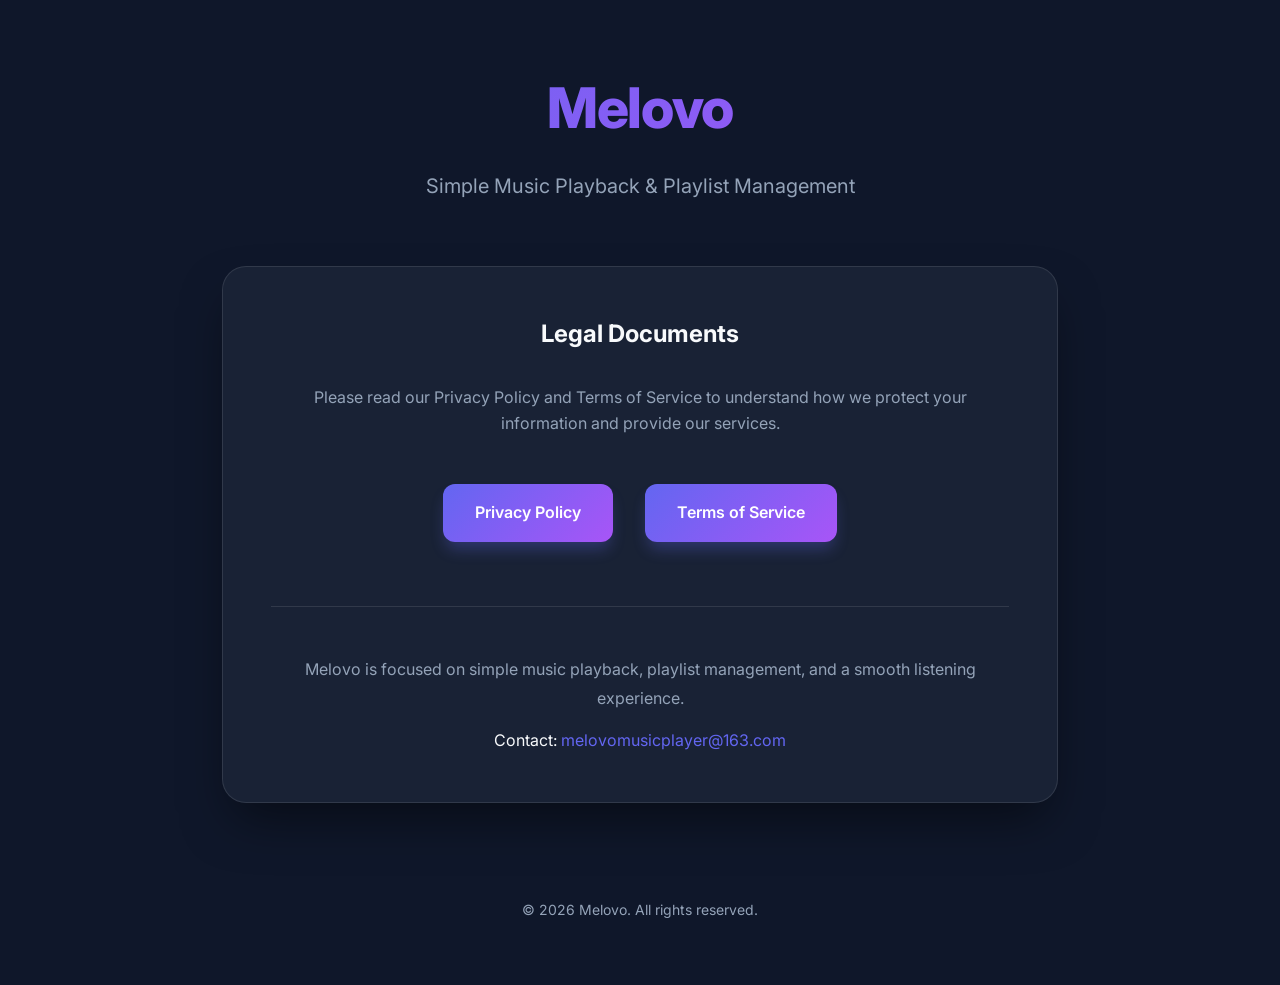
<file: mivo/index.html>
<!DOCTYPE html>
<html lang="en">

<head>
    <meta charset="UTF-8">
    <meta name="viewport" content="width=device-width, initial-scale=1.0">
    <title>Melovo - Legal Documents</title>
    <meta name="description" content="Privacy Policy and Terms of Service for Melovo app.">
    <link rel="stylesheet" href="style.css">
    <link rel="preconnect" href="https://fonts.googleapis.com">
    <link rel="preconnect" href="https://fonts.gstatic.com" crossorigin>
    <link href="https://fonts.googleapis.com/css2?family=Inter:wght@400;600;800&display=swap" rel="stylesheet">
</head>

<body>
    <div class="container">
        <header>
            <h1>Melovo</h1>
            <p class="subtitle">Simple Music Playback & Playlist Management</p>
        </header>

        <main class="content-card">
            <div style="text-align: center;">
                <h2 style="margin-bottom: 2rem;">Legal Documents</h2>

                <p style="margin-bottom: 3rem; color: var(--text-secondary);">Please read our Privacy Policy and Terms
                    of Service to understand how we protect your information and provide our services.</p>

                <div class="nav-links">
                    <a href="privacy.html" class="btn btn-primary">Privacy Policy</a>
                    <a href="terms.html" class="btn btn-primary">Terms of Service</a>
                </div>

                <div style="margin-top: 4rem; padding-top: 3rem; border-top: 1px solid var(--glass-border);">
                    <p style="margin-bottom: 1rem; color: var(--text-secondary); line-height: 1.8;">
                        Melovo is focused on simple music playback, playlist management, and a smooth listening
                        experience.
                    </p>
                    <p style="color: var(--text-primary);">
                        Contact: <a href="mailto:melovomusicplayer@163.com" style="color: var(--primary-color); text-decoration: none;">melovomusicplayer@163.com</a>
                    </p>
                </div>
            </div>
        </main>

        <footer>
            <p>&copy; 2026 Melovo. All rights reserved.</p>
        </footer>
    </div>
</body>

</html>
</file>
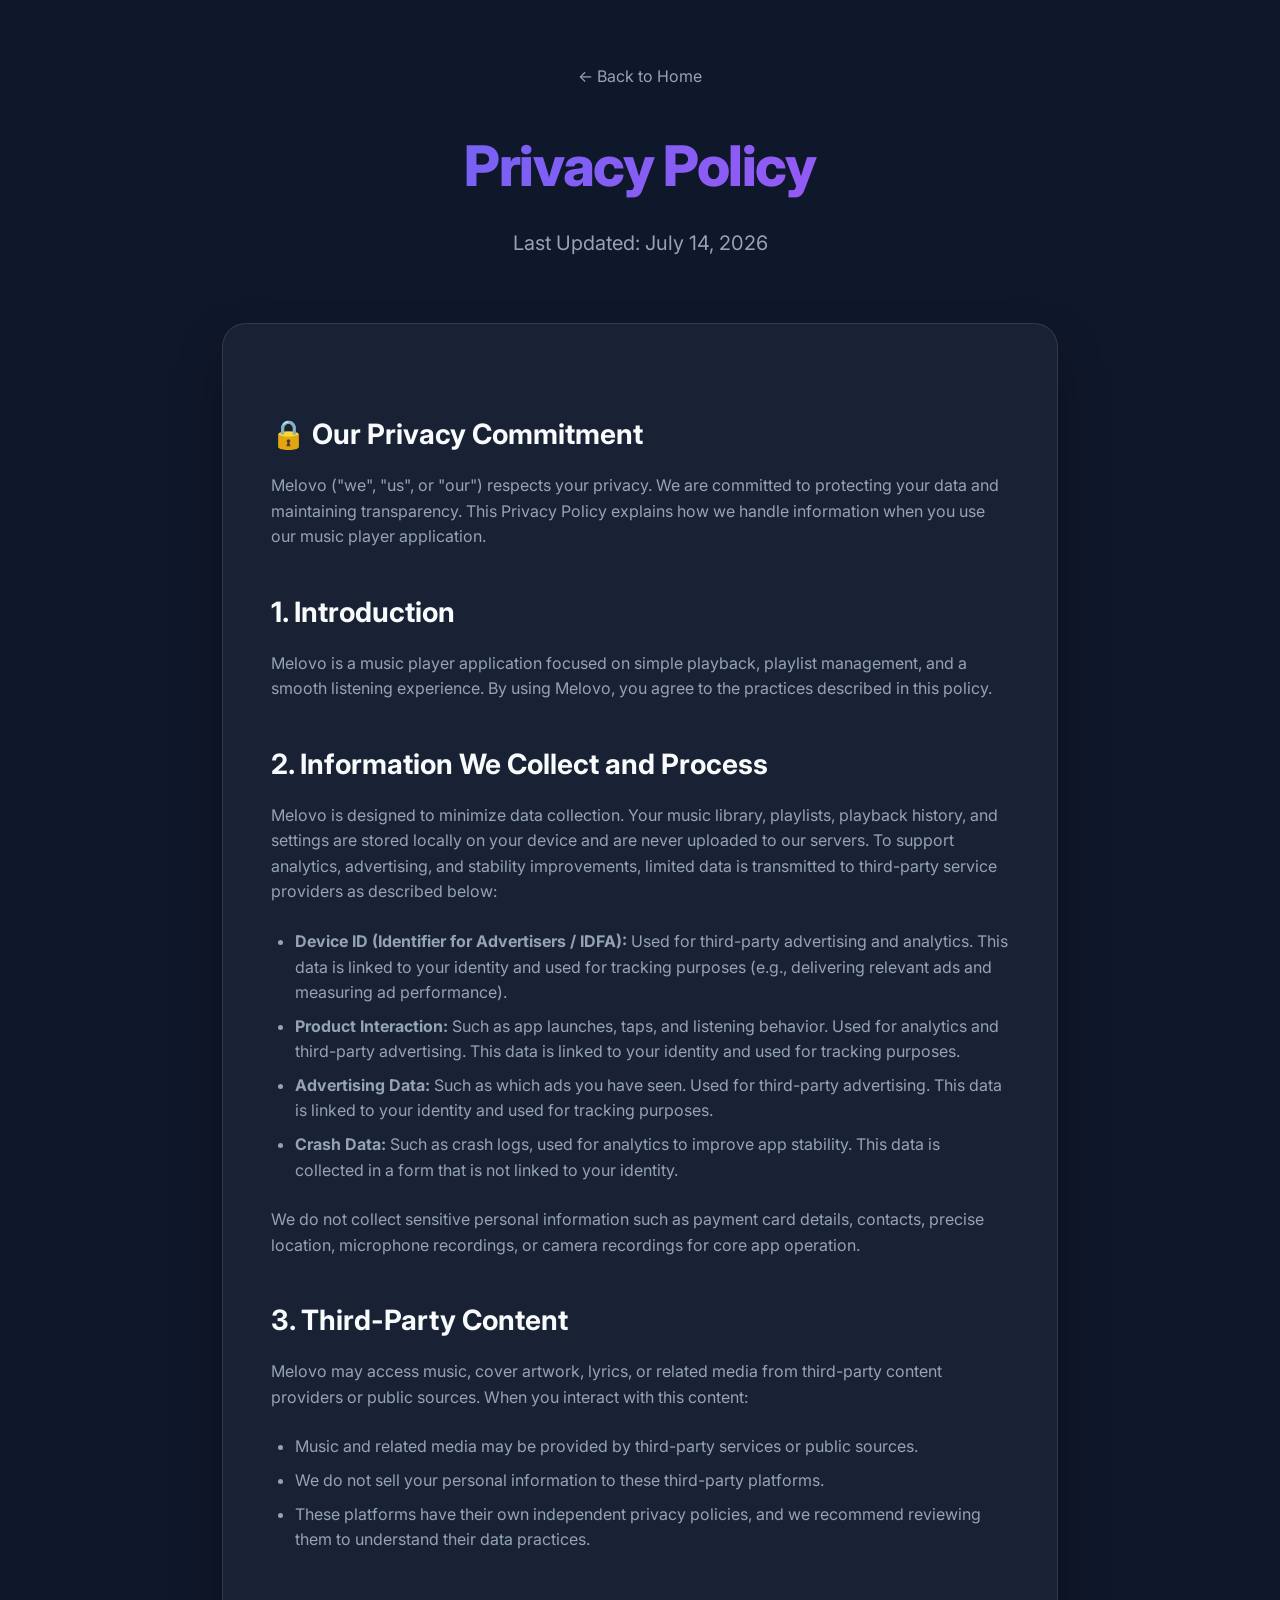
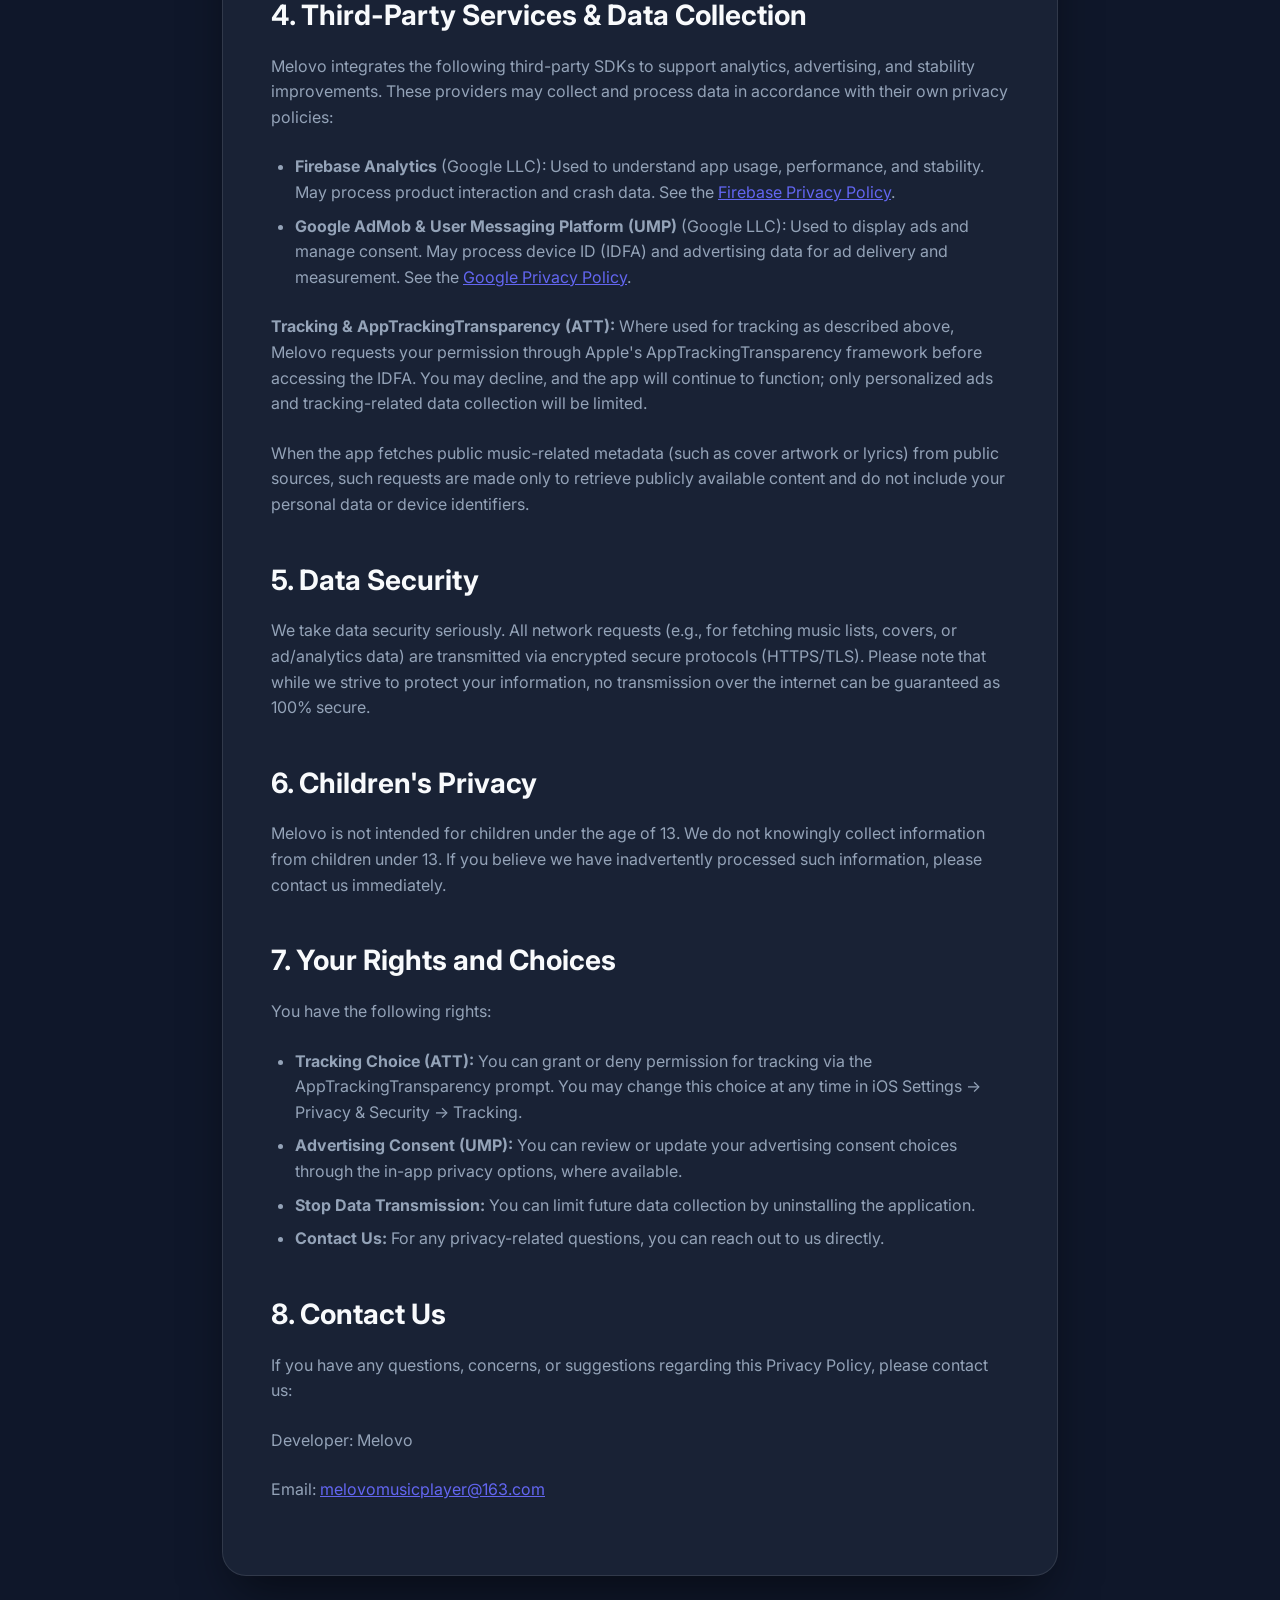
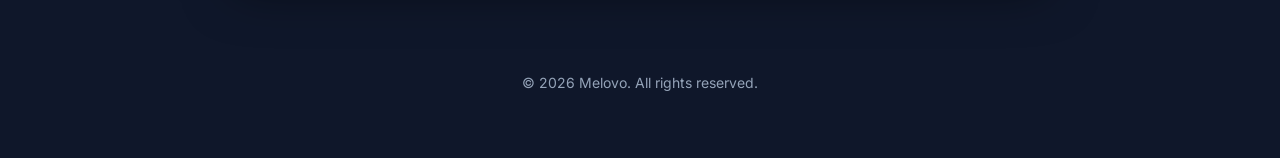
<file: mivo/privacy.html>
<!DOCTYPE html>
<html lang="en">

<head>
    <meta charset="UTF-8">
    <meta name="viewport" content="width=device-width, initial-scale=1.0">
    <title>Privacy Policy - Melovo</title>
    <link rel="stylesheet" href="style.css">
    <link rel="preconnect" href="https://fonts.googleapis.com">
    <link rel="preconnect" href="https://fonts.gstatic.com" crossorigin>
    <link href="https://fonts.googleapis.com/css2?family=Inter:wght@400;600;800&display=swap" rel="stylesheet">
</head>

<body>
    <div class="container">
        <header>
            <a href="index.html"
                style="text-decoration: none; color: var(--text-secondary); margin-bottom: 2rem; display: inline-block;">←
                Back to Home</a>
            <h1>Privacy Policy</h1>
            <p class="subtitle">Last Updated: July 14, 2026</p>
        </header>

        <main class="content-card policy-content">
            <section>
                <h2>🔒 Our Privacy Commitment</h2>
                <p>Melovo ("we", "us", or "our") respects your privacy. We are committed to protecting your data and
                    maintaining transparency. This Privacy Policy explains how we handle information when you use our
                    music player application.</p>
            </section>

            <section>
                <h2>1. Introduction</h2>
                <p>Melovo is a music player application focused on simple playback, playlist management, and a smooth
                    listening experience. By using Melovo, you agree to the practices described in this policy.</p>
            </section>

            <section>
                <h2>2. Information We Collect and Process</h2>
                <p>Melovo is designed to minimize data collection. Your music library, playlists, playback history, and
                    settings are stored locally on your device and are never uploaded to our servers. To support
                    analytics, advertising, and stability improvements, limited data is transmitted to third-party
                    service providers as described below:</p>
                <ul>
                    <li><strong>Device ID (Identifier for Advertisers / IDFA):</strong> Used for third-party advertising
                        and analytics. This data is linked to your identity and used for tracking purposes (e.g.,
                        delivering relevant ads and measuring ad performance).</li>
                    <li><strong>Product Interaction:</strong> Such as app launches, taps, and listening behavior. Used
                        for analytics and third-party advertising. This data is linked to your identity and used for
                        tracking purposes.</li>
                    <li><strong>Advertising Data:</strong> Such as which ads you have seen. Used for third-party
                        advertising. This data is linked to your identity and used for tracking purposes.</li>
                    <li><strong>Crash Data:</strong> Such as crash logs, used for analytics to improve app stability.
                        This data is collected in a form that is not linked to your identity.</li>
                </ul>
                <p>We do not collect sensitive personal information such as payment card details, contacts, precise
                    location, microphone recordings, or camera recordings for core app operation.</p>
            </section>

            <section>
                <h2>3. Third-Party Content</h2>
                <p>Melovo may access music, cover artwork, lyrics, or related media from third-party content providers or
                    public sources. When you interact
                    with this content:</p>
                <ul>
                    <li>Music and related media may be provided by third-party services or public sources.</li>
                    <li>We do not sell your personal information to these third-party platforms.</li>
                    <li>These platforms have their own independent privacy policies, and we recommend reviewing them to
                        understand their data practices.</li>
                </ul>
            </section>

            <section>
                <h2>4. Third-Party Services & Data Collection</h2>
                <p>Melovo integrates the following third-party SDKs to support analytics, advertising, and stability
                    improvements. These providers may collect and process data in accordance with their own privacy
                    policies:</p>
                <ul>
                    <li><strong>Firebase Analytics</strong> (Google LLC): Used to understand app usage, performance, and
                        stability. May process product interaction and crash data. See the
                        <a href="https://firebase.google.com/support/privacy" style="color: var(--primary-color);">Firebase Privacy Policy</a>.</li>
                    <li><strong>Google AdMob &amp; User Messaging Platform (UMP)</strong> (Google LLC): Used to display
                        ads and manage consent. May process device ID (IDFA) and advertising data for ad delivery and
                        measurement. See the
                        <a href="https://policies.google.com/privacy" style="color: var(--primary-color);">Google Privacy Policy</a>.</li>
                </ul>
                <p><strong>Tracking &amp; AppTrackingTransparency (ATT):</strong> Where used for tracking as described
                    above, Melovo requests your permission through Apple's AppTrackingTransparency framework before
                    accessing the IDFA. You may decline, and the app will continue to function; only personalized ads
                    and tracking-related data collection will be limited.</p>
                <p>When the app fetches public music-related metadata (such as cover artwork or lyrics) from public
                    sources, such requests are made only to retrieve publicly available content and do not include your
                    personal data or device identifiers.</p>
            </section>

            <section>
                <h2>5. Data Security</h2>
                <p>We take data security seriously. All network requests (e.g., for fetching music lists, covers, or
                    ad/analytics data) are transmitted via encrypted secure protocols (HTTPS/TLS). Please note that
                    while we strive to protect your information, no transmission over the internet can be guaranteed as
                    100% secure.</p>
            </section>

            <section>
                <h2>6. Children's Privacy</h2>
                <p>Melovo is not intended for children under the age of 13. We do not knowingly collect information
                    from children under 13. If you believe we have inadvertently processed such information, please
                    contact us immediately.</p>
            </section>

            <section>
                <h2>7. Your Rights and Choices</h2>
                <p>You have the following rights:</p>
                <ul>
                    <li><strong>Tracking Choice (ATT):</strong> You can grant or deny permission for tracking via the
                        AppTrackingTransparency prompt. You may change this choice at any time in iOS Settings → Privacy
                        &amp; Security → Tracking.</li>
                    <li><strong>Advertising Consent (UMP):</strong> You can review or update your advertising consent
                        choices through the in-app privacy options, where available.</li>
                    <li><strong>Stop Data Transmission:</strong> You can limit future data collection by uninstalling
                        the application.</li>
                    <li><strong>Contact Us:</strong> For any privacy-related questions, you can reach out to us
                        directly.</li>
                </ul>
            </section>

            <section>
                <h2>8. Contact Us</h2>
                <p>If you have any questions, concerns, or suggestions regarding this Privacy Policy, please contact us:
                </p>
                <p>Developer: Melovo</p>
                <p>Email: <a href="mailto:melovomusicplayer@163.com" style="color: var(--primary-color);">melovomusicplayer@163.com</a></p>
            </section>
        </main>

        <footer>
            <p>&copy; 2026 Melovo. All rights reserved.</p>
        </footer>
    </div>
</body>

</html>
</file>
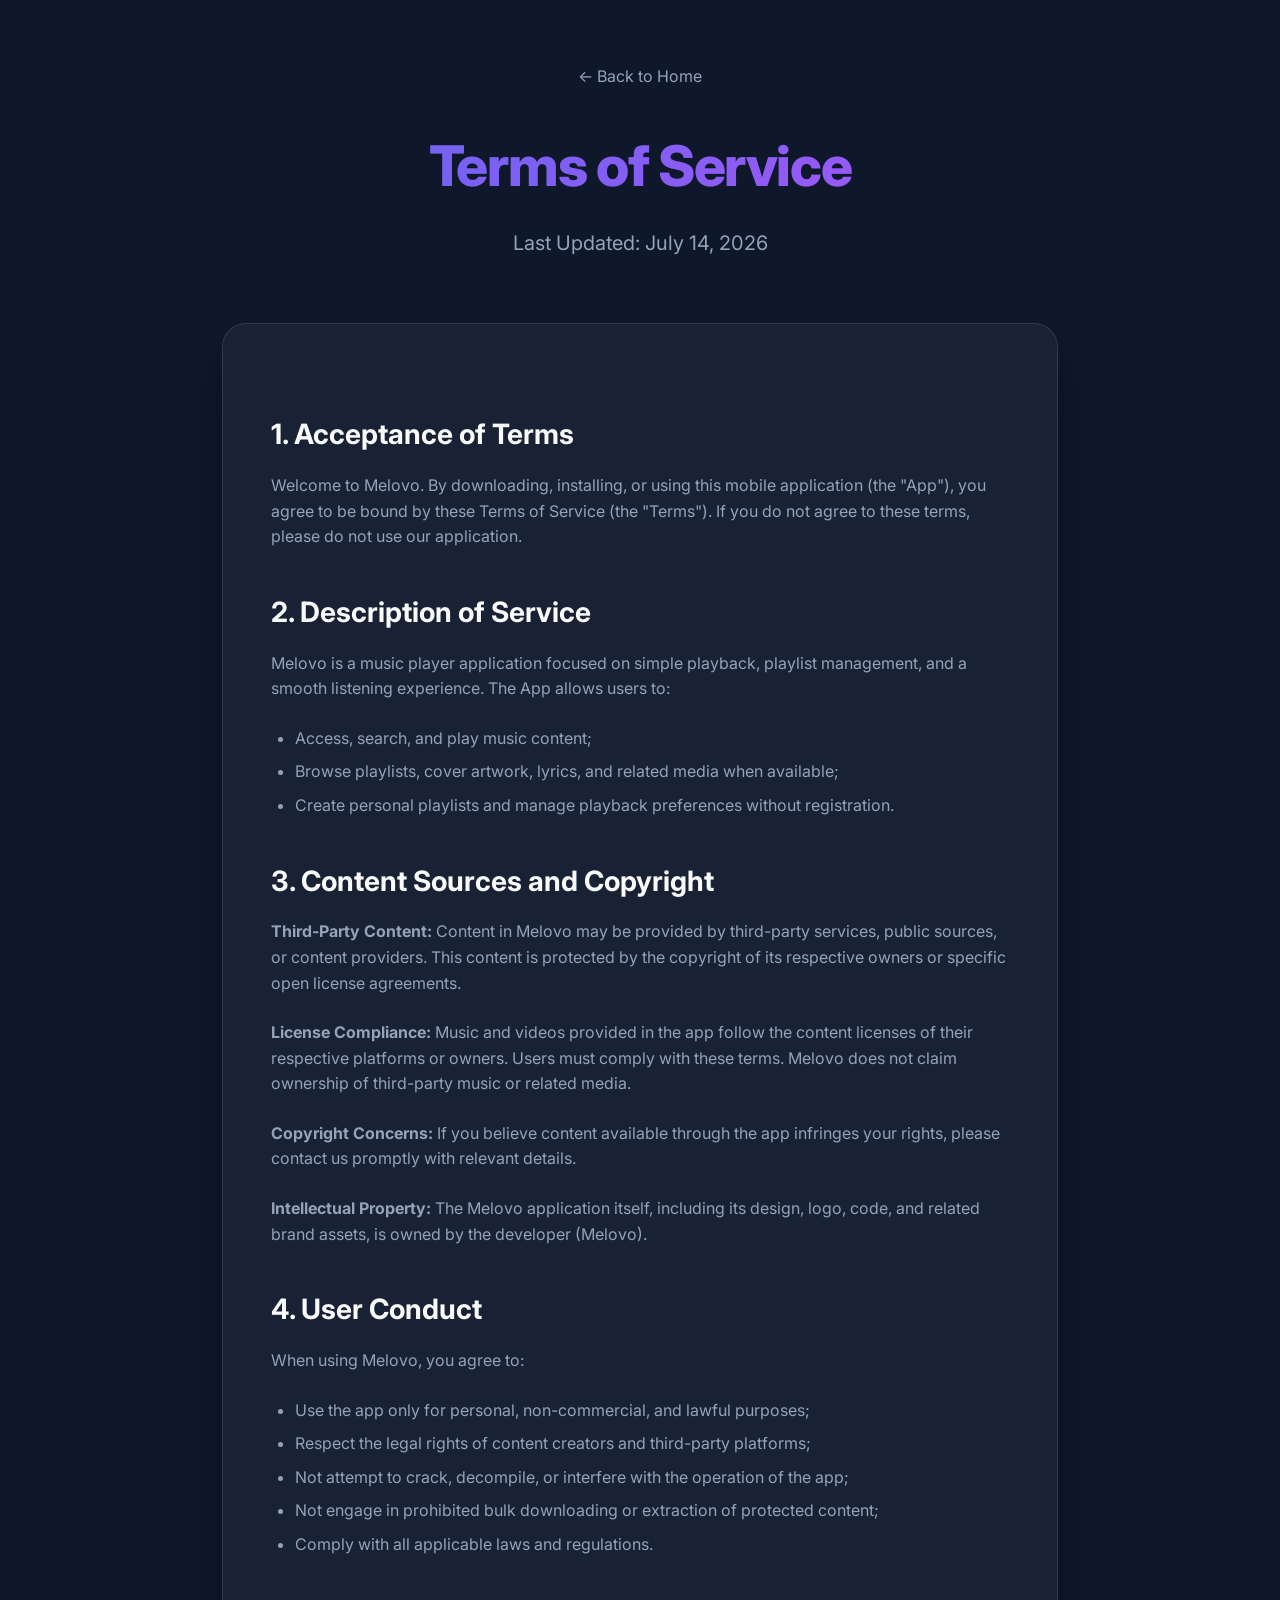
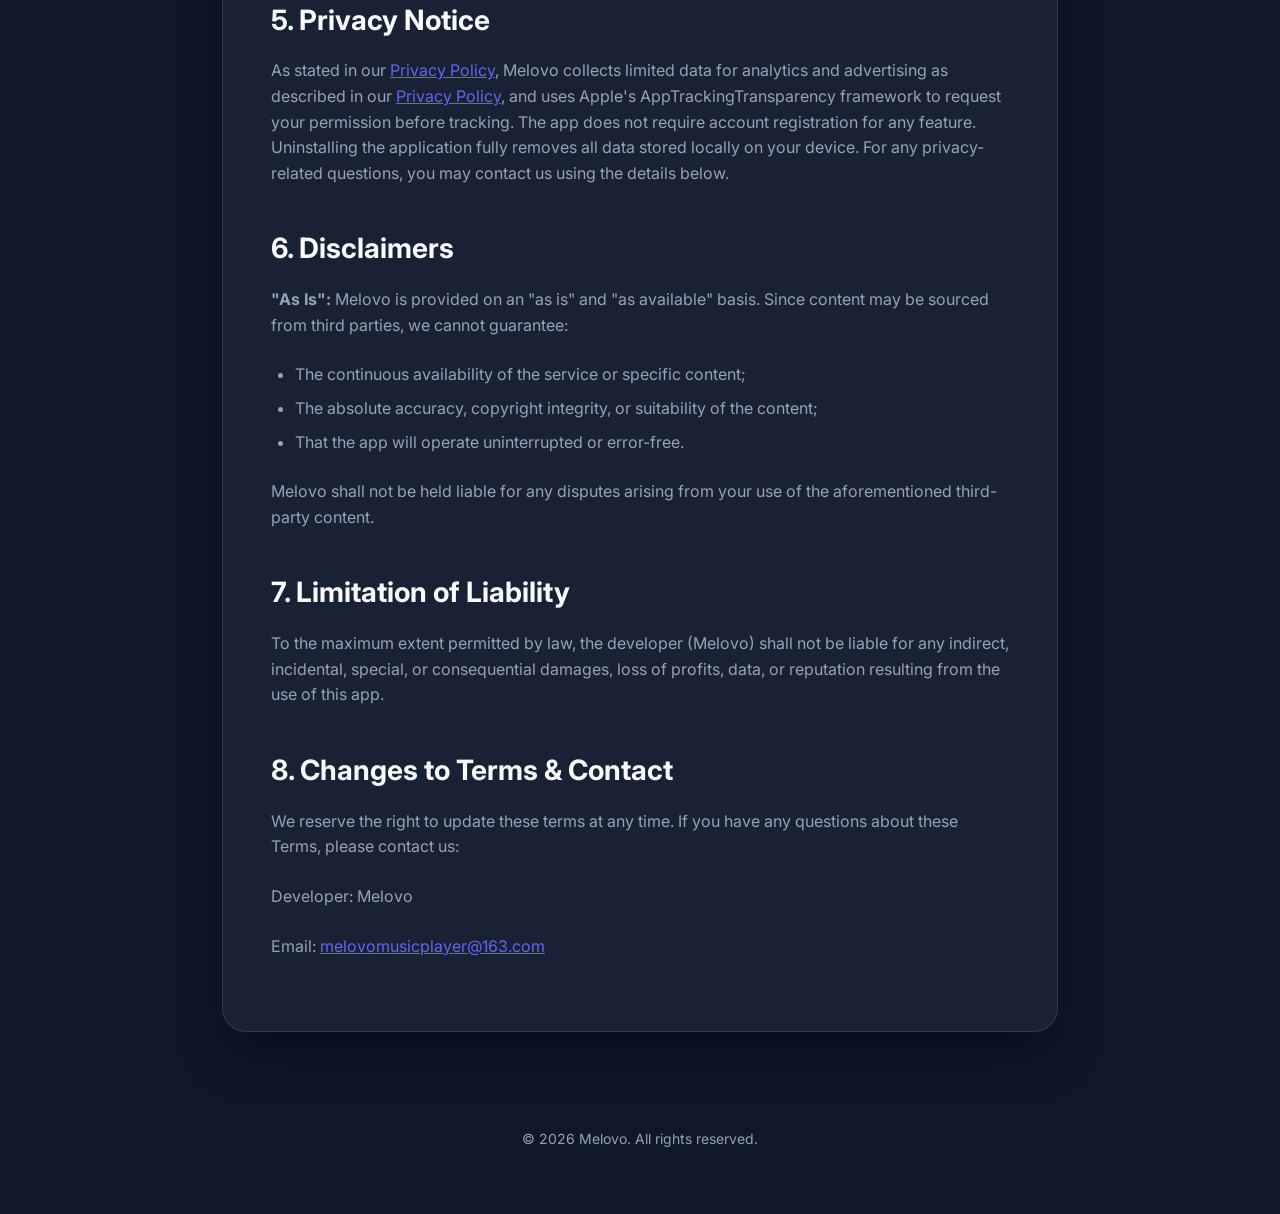
<file: mivo/terms.html>
<!DOCTYPE html>
<html lang="en">

<head>
    <meta charset="UTF-8">
    <meta name="viewport" content="width=device-width, initial-scale=1.0">
    <title>Terms of Service - Melovo</title>
    <link rel="stylesheet" href="style.css">
    <link rel="preconnect" href="https://fonts.googleapis.com">
    <link rel="preconnect" href="https://fonts.gstatic.com" crossorigin>
    <link href="https://fonts.googleapis.com/css2?family=Inter:wght@400;600;800&display=swap" rel="stylesheet">
</head>

<body>
    <div class="container">
        <header>
            <a href="index.html"
                style="text-decoration: none; color: var(--text-secondary); margin-bottom: 2rem; display: inline-block;">←
                Back to Home</a>
            <h1>Terms of Service</h1>
            <p class="subtitle">Last Updated: July 14, 2026</p>
        </header>

        <main class="content-card policy-content">
            <section>
                <h2>1. Acceptance of Terms</h2>
                <p>Welcome to Melovo. By downloading, installing, or using this mobile application (the "App"), you
                    agree to be bound by these Terms of Service (the "Terms"). If you do not agree to these terms,
                    please do not use our application.</p>
            </section>

            <section>
                <h2>2. Description of Service</h2>
                <p>Melovo is a music player application focused on simple playback, playlist management, and a smooth
                    listening experience. The App allows
                    users to:</p>
                <ul>
                    <li>Access, search, and play music content;</li>
                    <li>Browse playlists, cover artwork, lyrics, and related media when available;</li>
                    <li>Create personal playlists and manage playback preferences without registration.</li>
                </ul>
            </section>

            <section>
                <h2>3. Content Sources and Copyright</h2>
                <p><strong>Third-Party Content:</strong> Content in Melovo may be provided by third-party
                    services, public sources, or content providers. This content is protected by the copyright of its respective
                    owners or specific open license agreements.</p>
                <p><strong>License Compliance:</strong> Music and videos provided in the app follow the content licenses
                    of their respective platforms or owners. Users must comply with these terms. Melovo does not claim
                    ownership of third-party music or related media.</p>
                <p><strong>Copyright Concerns:</strong> If you believe content available through the app infringes your
                    rights, please contact us promptly with relevant details.</p>
                <p><strong>Intellectual Property:</strong> The Melovo application itself, including its design, logo,
                    code, and related brand assets, is owned by the developer (Melovo).</p>
            </section>

            <section>
                <h2>4. User Conduct</h2>
                <p>When using Melovo, you agree to:</p>
                <ul>
                    <li>Use the app only for personal, non-commercial, and lawful purposes;</li>
                    <li>Respect the legal rights of content creators and third-party platforms;</li>
                    <li>Not attempt to crack, decompile, or interfere with the operation of the app;</li>
                    <li>Not engage in prohibited bulk downloading or extraction of protected content;</li>
                    <li>Comply with all applicable laws and regulations.</li>
                </ul>
            </section>

            <section>
                <h2>5. Privacy Notice</h2>
                <p>As stated in our <a href="privacy.html" style="color: var(--primary-color);">Privacy Policy</a>,
                    Melovo collects limited data for analytics and advertising as described in our
                    <a href="privacy.html" style="color: var(--primary-color);">Privacy Policy</a>, and uses Apple's
                    AppTrackingTransparency framework to request your permission before tracking. The app does not
                    require account registration for any feature. Uninstalling the application fully removes all data
                    stored locally on your device. For any privacy-related questions, you may contact us using the
                    details below.</p>
            </section>

            <section>
                <h2>6. Disclaimers</h2>
                <p><strong>"As Is":</strong> Melovo is provided on an "as is" and "as available" basis. Since content
                    may be sourced from third parties, we cannot guarantee:</p>
                <ul>
                    <li>The continuous availability of the service or specific content;</li>
                    <li>The absolute accuracy, copyright integrity, or suitability of the content;</li>
                    <li>That the app will operate uninterrupted or error-free.</li>
                </ul>
                <p>Melovo shall not be held liable for any disputes arising from your use of the aforementioned
                    third-party content.</p>
            </section>

            <section>
                <h2>7. Limitation of Liability</h2>
                <p>To the maximum extent permitted by law, the developer (Melovo) shall not be liable for any indirect,
                    incidental, special, or consequential damages, loss of profits, data, or reputation resulting from
                    the use of this app.</p>
            </section>

            <section>
                <h2>8. Changes to Terms & Contact</h2>
                <p>We reserve the right to update these terms at any time. If you have any questions about these Terms,
                    please contact us:</p>
                <p>Developer: Melovo</p>
                <p>Email: <a href="mailto:melovomusicplayer@163.com" style="color: var(--primary-color);">melovomusicplayer@163.com</a></p>
            </section>
        </main>

        <footer>
            <p>&copy; 2026 Melovo. All rights reserved.</p>
        </footer>
    </div>
</body>

</html>
</file>
<file: mivo/style.css>
:root {
    --primary-color: #6366f1;
    --primary-hover: #4f46e5;
    --bg-color: #0f172a;
    --card-bg: #1e293b;
    --text-primary: #f8fafc;
    --text-secondary: #94a3b8;
    --accent-gradient: linear-gradient(135deg, #6366f1 0%, #a855f7 100%);
    --glass-bg: rgba(30, 41, 59, 0.7);
    --glass-border: rgba(255, 255, 255, 0.1);
}

* {
    margin: 0;
    padding: 0;
    box-sizing: border-box;
}

body {
    font-family: 'Inter', -apple-system, BlinkMacSystemFont, "Segoe UI", Roboto, sans-serif;
    background-color: var(--bg-color);
    color: var(--text-primary);
    line-height: 1.6;
    overflow-x: hidden;
}

.container {
    max-width: 900px;
    margin: 0 auto;
    padding: 4rem 2rem;
}

header {
    text-align: center;
    margin-bottom: 4rem;
    animation: fadeInDown 0.8s ease-out;
}

h1 {
    font-size: 3.5rem;
    font-weight: 800;
    background: var(--accent-gradient);
    -webkit-background-clip: text;
    -webkit-text-fill-color: transparent;
    margin-bottom: 1rem;
    letter-spacing: -0.025em;
}

.subtitle {
    font-size: 1.25rem;
    color: var(--text-secondary);
}

.content-card {
    background: var(--glass-bg);
    backdrop-filter: blur(12px);
    border: 1px solid var(--glass-border);
    border-radius: 24px;
    padding: 3rem;
    box-shadow: 0 25px 50px -12px rgba(0, 0, 0, 0.5);
    transition: transform 0.3s ease;
}

.content-card:hover {
    transform: translateY(-5px);
}

.nav-links {
    display: flex;
    flex-wrap: wrap;
    gap: 2rem;
    justify-content: center;
    margin-top: 3rem;
}

.btn {
    display: inline-block;
    padding: 1rem 2rem;
    border-radius: 12px;
    text-decoration: none;
    font-weight: 600;
    transition: all 0.3s cubic-bezier(0.4, 0, 0.2, 1);
}

.btn-primary {
    background: var(--accent-gradient);
    color: white;
    box-shadow: 0 10px 15px -3px rgba(99, 102, 241, 0.3);
}

.btn-primary:hover {
    transform: scale(1.05);
    box-shadow: 0 20px 25px -5px rgba(99, 102, 241, 0.4);
}

.policy-content h2 {
    margin: 2.5rem 0 1rem;
    color: var(--text-primary);
    font-size: 1.75rem;
}

.policy-content p {
    margin-bottom: 1.5rem;
    color: var(--text-secondary);
}

.policy-content ul {
    margin-bottom: 1.5rem;
    padding-left: 1.5rem;
    color: var(--text-secondary);
}

.policy-content li {
    margin-bottom: 0.5rem;
}

.inline-link {
    color: var(--primary-color);
    text-decoration: none;
}

.notice-box {
    margin: 2rem 0;
    padding: 1.25rem 1.5rem;
    border: 1px solid var(--glass-border);
    border-radius: 16px;
    background: rgba(99, 102, 241, 0.08);
}

.notice-box p:last-child {
    margin-bottom: 0;
}

.request-form {
    display: grid;
    gap: 1.25rem;
    margin-top: 2rem;
}

.form-field label {
    display: block;
    margin-bottom: 0.5rem;
    font-weight: 600;
    color: var(--text-primary);
}

.form-field input,
.form-field select,
.form-field textarea {
    width: 100%;
    padding: 0.95rem 1rem;
    border: 1px solid var(--glass-border);
    border-radius: 12px;
    background: rgba(15, 23, 42, 0.75);
    color: var(--text-primary);
    font: inherit;
}

.form-field textarea {
    min-height: 140px;
    resize: vertical;
}

.form-field input::placeholder,
.form-field textarea::placeholder {
    color: var(--text-secondary);
}

.checkbox-row {
    display: flex;
    align-items: flex-start;
    gap: 0.75rem;
    color: var(--text-secondary);
}

.checkbox-row input {
    margin-top: 0.2rem;
}

.secondary-btn {
    background: transparent;
    color: var(--text-primary);
    border: 1px solid var(--glass-border);
    cursor: pointer;
}

.status-card {
    display: none;
    margin-top: 2rem;
    padding: 1.5rem;
    border-radius: 16px;
    border: 1px solid rgba(74, 222, 128, 0.25);
    background: rgba(34, 197, 94, 0.08);
}

.status-card.is-visible {
    display: block;
}

.status-card h3 {
    margin-bottom: 0.75rem;
}

.status-card textarea {
    margin-top: 1rem;
    min-height: 180px;
}

footer {
    text-align: center;
    margin-top: 6rem;
    color: var(--text-secondary);
    font-size: 0.875rem;
}

@keyframes fadeInDown {
    from {
        opacity: 0;
        transform: translateY(-20px);
    }
    to {
        opacity: 1;
        transform: translateY(0);
    }
}

@media (max-width: 640px) {
    h1 { font-size: 2.5rem; }
    .content-card { padding: 1.5rem; }
    .nav-links { gap: 1rem; }
    .btn { width: 100%; }
}
</file>
